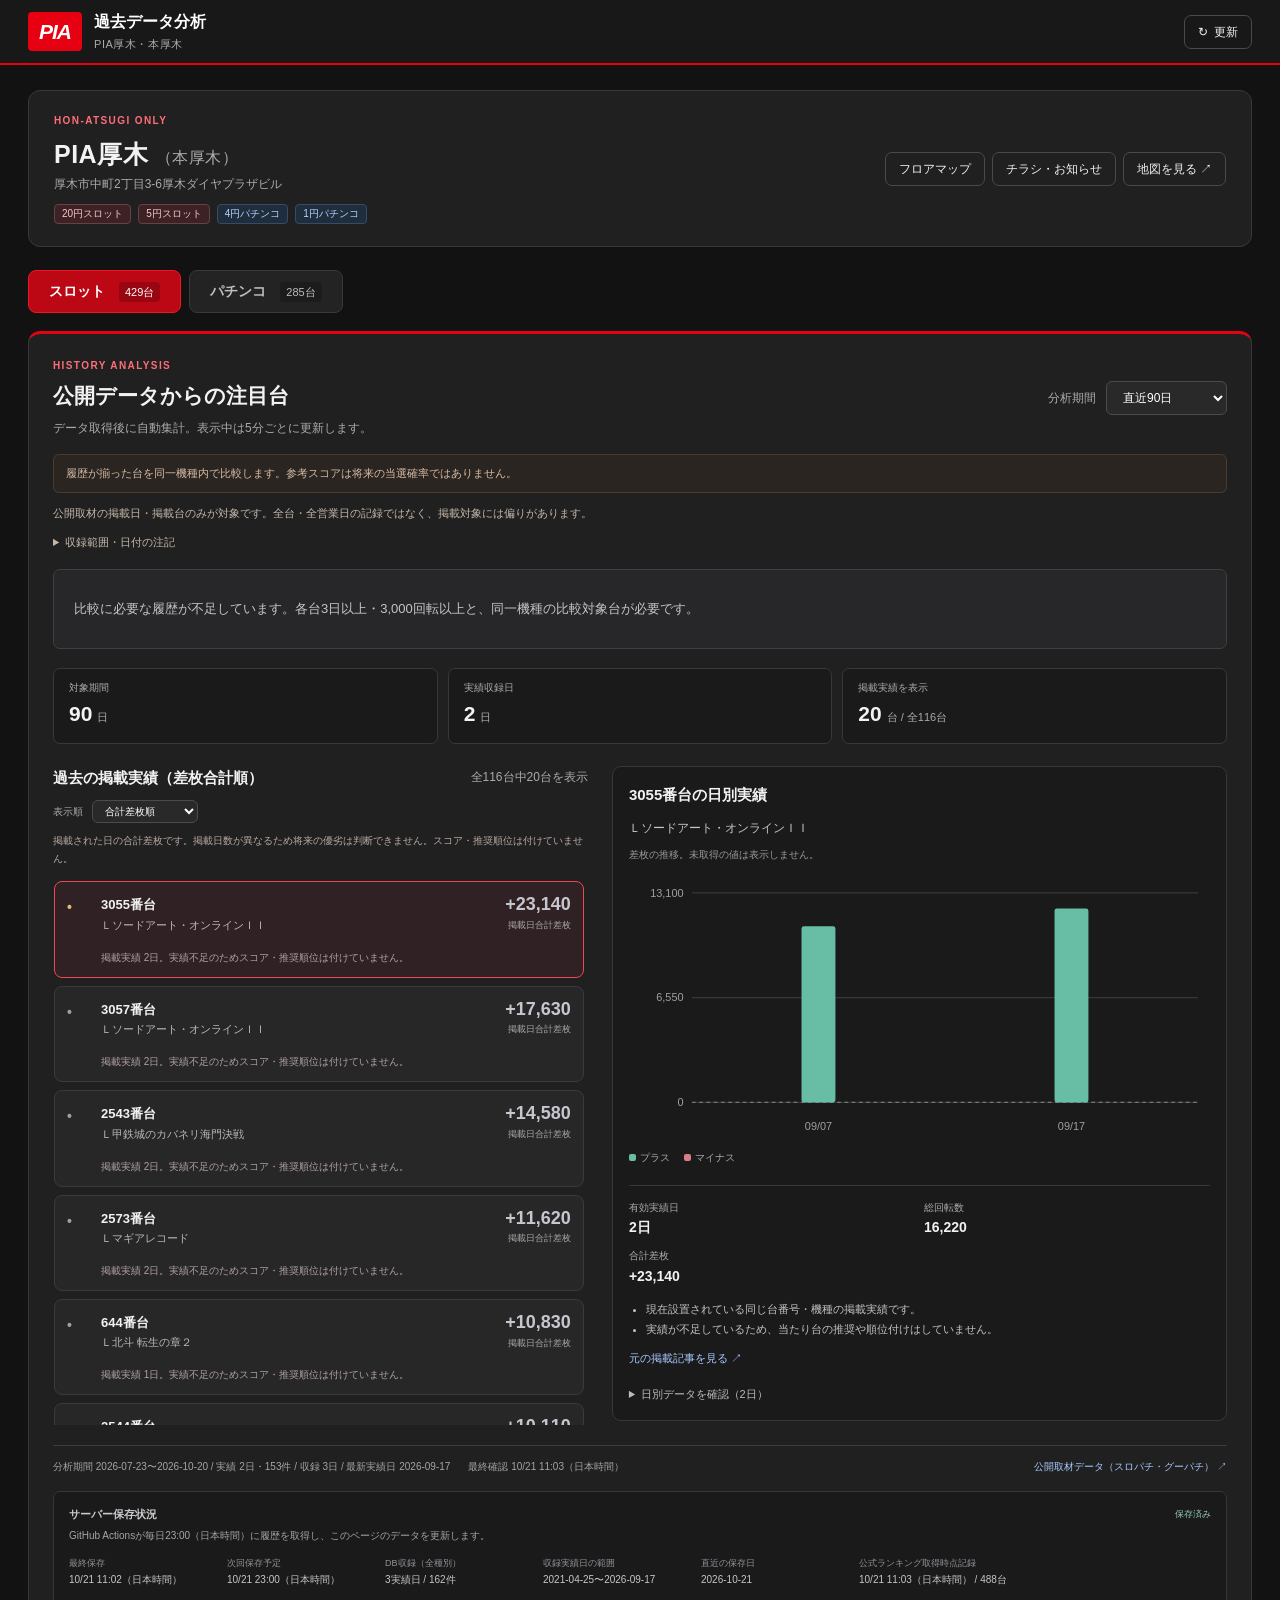
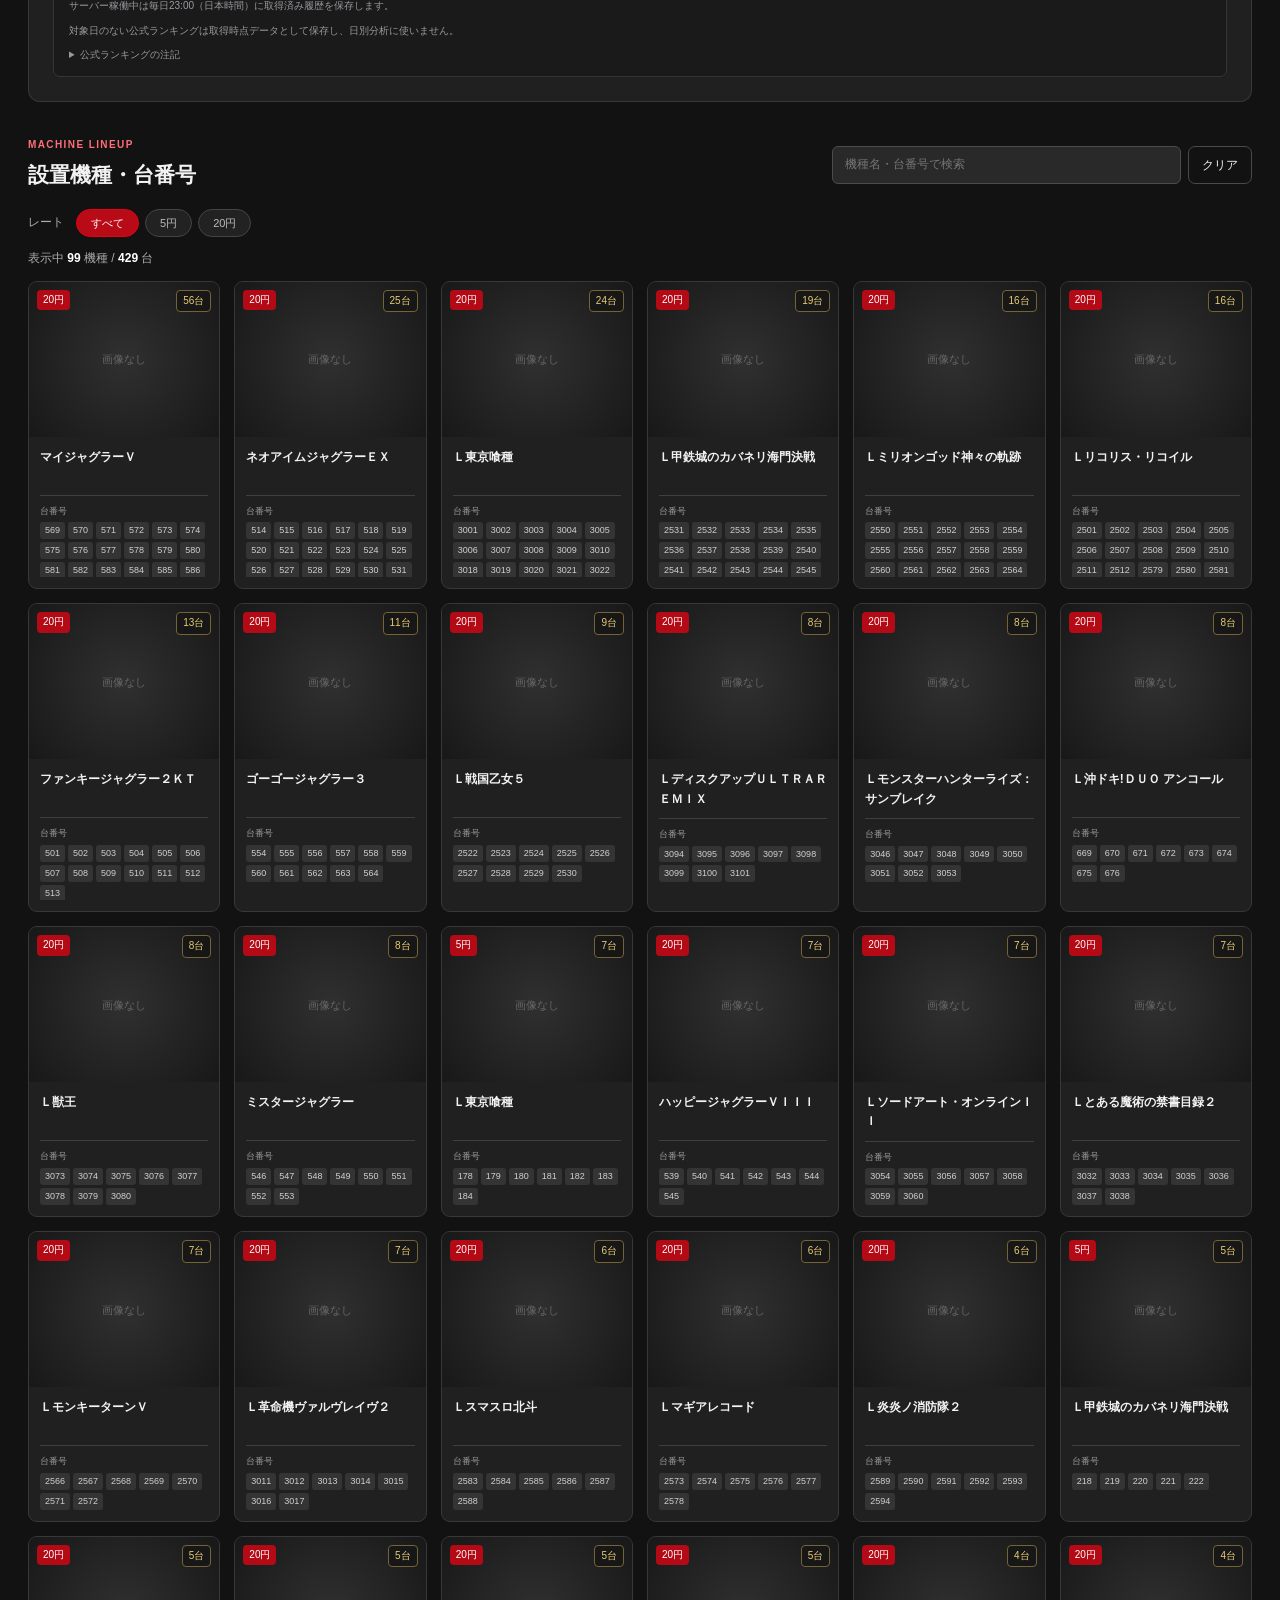
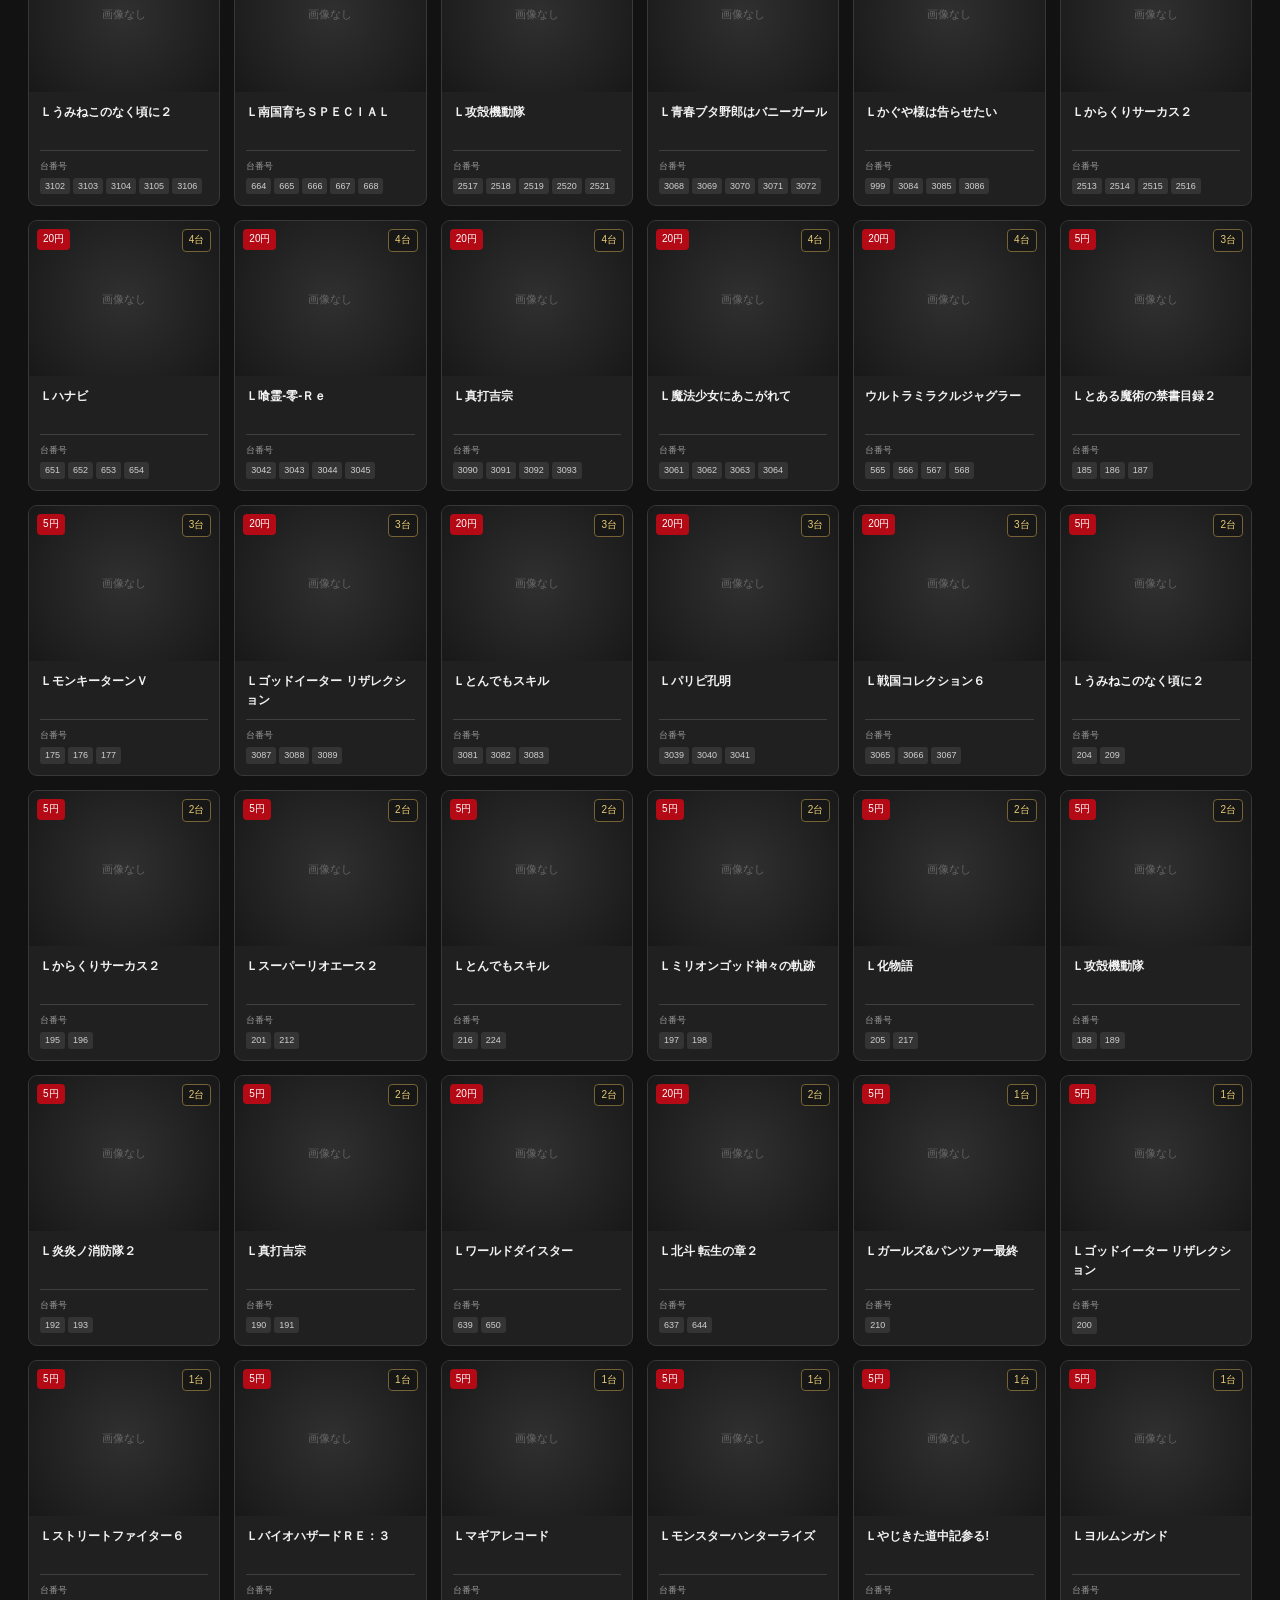
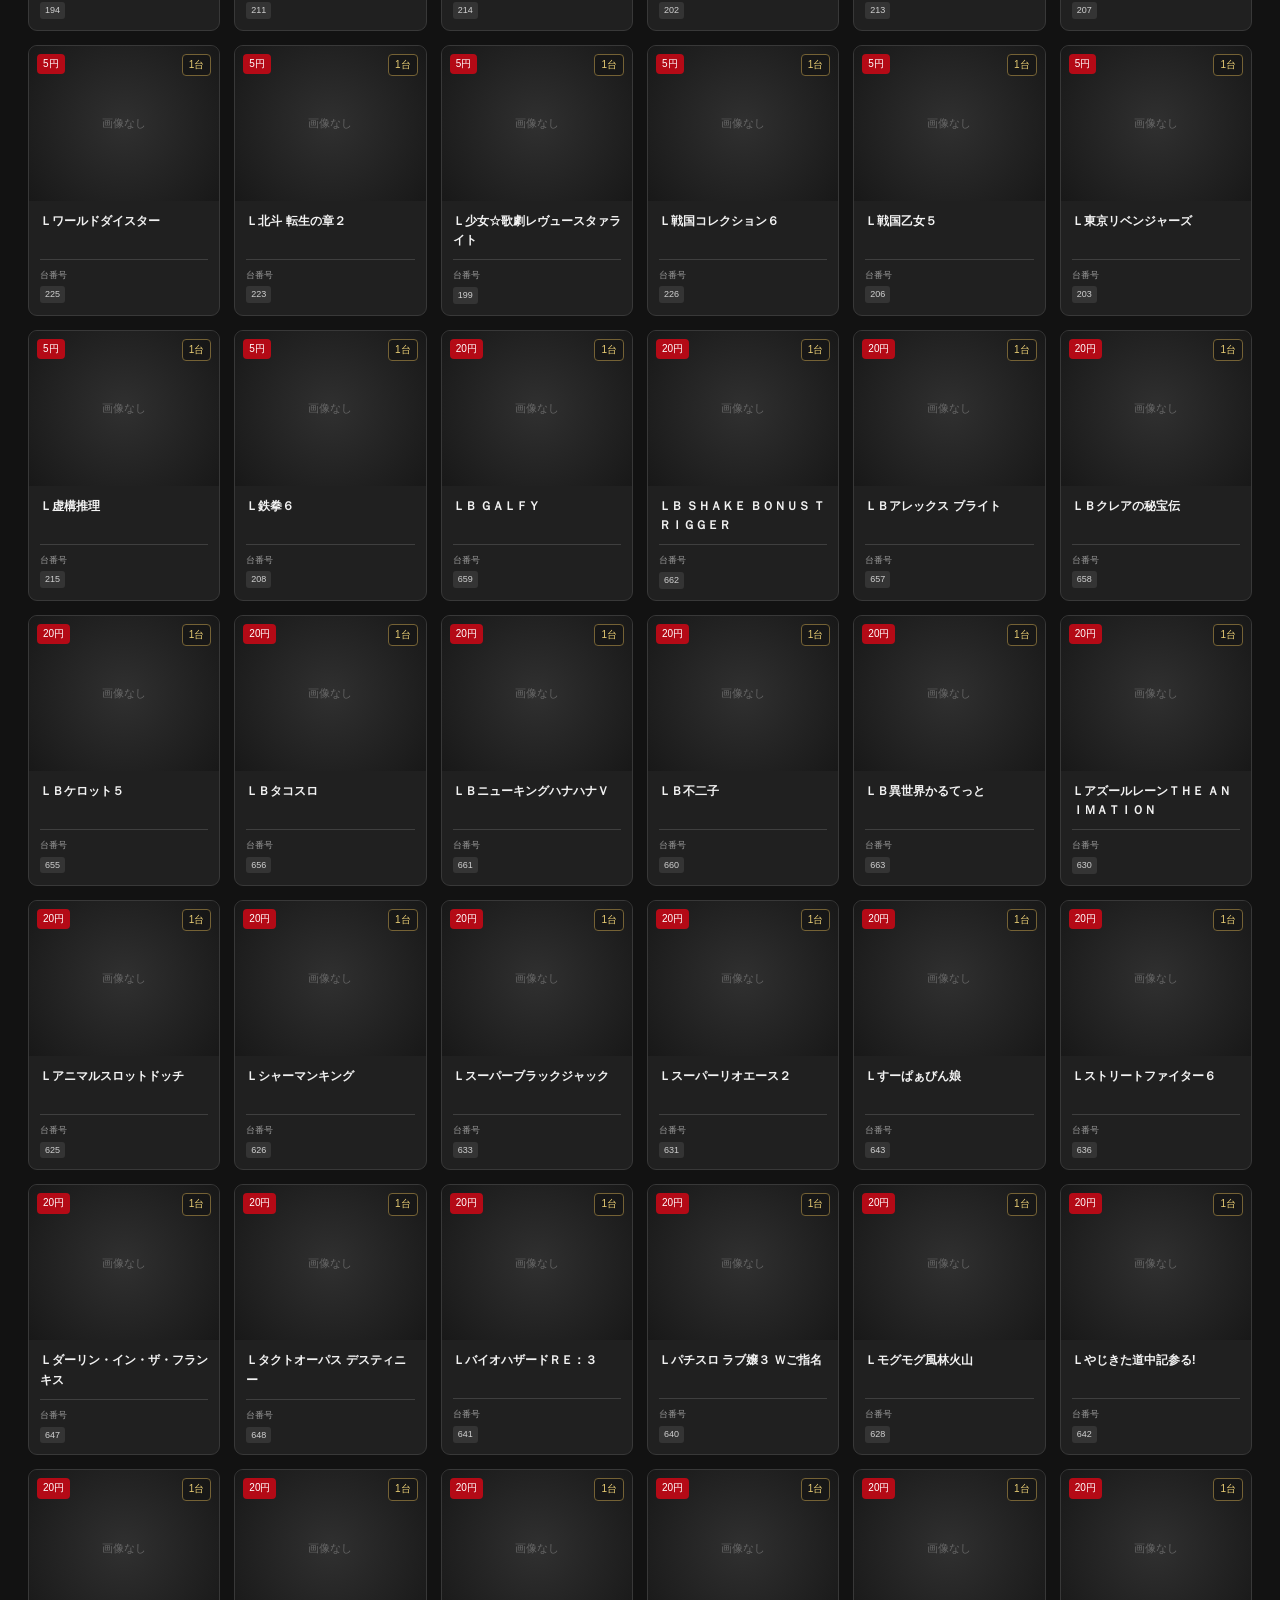
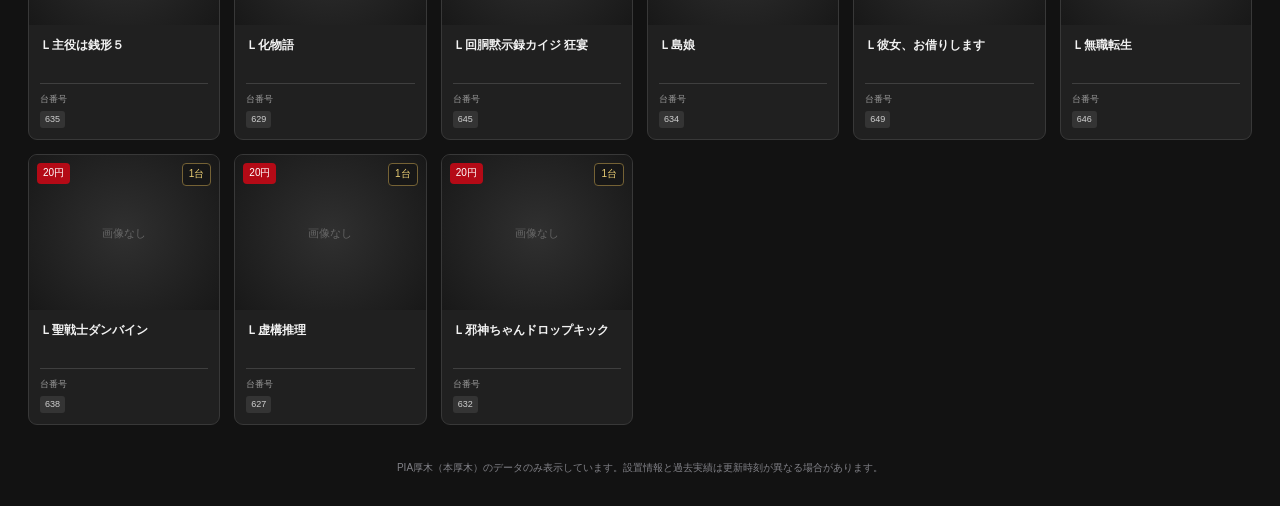
<file: docs/index.html>
<!DOCTYPE html>
<html lang="ja" data-static-site="true">
<head>
  <meta charset="UTF-8">
  <meta name="viewport" content="width=device-width, initial-scale=1.0">
  <meta name="theme-color" content="#171717">
  <title>PIA厚木（本厚木）｜過去データ分析・設置台</title>
  <link rel="stylesheet" href="static/viewer.css">
  <script defer src="static/viewer.js"></script>
</head>
<body>
  <header class="navbar">
    <div class="nav-inner">
      <a class="brand" href="./" aria-label="PIA厚木 ホーム"><span class="pia-logo">PIA</span><span>過去データ分析<span class="brand-sub">PIA厚木・本厚木</span></span></a>
      <button id="refreshButton" class="button button-outline" type="button"><span aria-hidden="true">↻</span> 更新</button>
    </div>
  </header>
  <main class="container">
    <div id="tickerBox" class="ticker-bar" hidden><span class="ticker-label">お知らせ</span><span id="tickerText"></span></div>

    <section class="card store-overview" aria-labelledby="storeName">
      <div>
        <div class="eyebrow">HON-ATSUGI ONLY</div>
        <h1 id="storeName">PIA厚木 <span class="muted">（本厚木）</span></h1>
        <p id="storeAddress" class="muted small">店舗・設置台情報を取得しています…</p>
        <div id="storeBadges" class="badge-list"></div>
      </div>
      <div class="store-actions">
        <button id="btnFloorMap" class="button button-outline" type="button" hidden>フロアマップ</button>
        <button id="btnFlyers" class="button button-outline" type="button" hidden>チラシ・お知らせ</button>
        <a id="btnGoogleMap" class="button button-outline" target="_blank" rel="noopener noreferrer" hidden>地図を見る ↗</a>
      </div>
    </section>

    <div class="type-tabs" role="group" aria-label="分析・設置台の種別">
      <button id="slotTab" class="type-tab active" type="button" data-kind="slot" aria-pressed="true">スロット <span id="slotTotalCount" class="tab-count">—</span></button>
      <button id="pachinkoTab" class="type-tab" type="button" data-kind="pachinko" aria-pressed="false">パチンコ <span id="pachinkoTotalCount" class="tab-count">—</span></button>
    </div>

    <section id="analysisPanel" class="card analysis-panel" aria-labelledby="analysisHeading">
      <div class="section-heading">
        <div><div class="eyebrow">HISTORY ANALYSIS</div><h2 id="analysisHeading">公開データからの注目台</h2><p class="muted small">データ取得後に自動集計。表示中は5分ごとに更新します。</p></div>
        <label class="period-control" for="analysisDays">分析期間<select id="analysisDays"><option value="7">直近7日</option><option value="14">直近14日</option><option value="30">直近30日</option><option value="90" selected>直近90日</option><option value="180">直近180日</option><option value="365">直近365日</option></select></label>
      </div>
      <p class="analysis-caution">履歴が揃った台を同一機種内で比較します。参考スコアは将来の当選確率ではありません。</p>
      <p id="sourceCaution" class="source-caution">公開されている取材レポートの掲載日・掲載台が対象です。毎日の全台実績ではなく、対象には偏りがあります。</p>
      <details id="sourceDetails" class="source-caution" hidden><summary>収録範囲・日付の注記</summary><p id="sourceNotes"></p></details>
      <div id="analysisStatus" class="status-box loading" role="status" aria-live="polite"><span class="spinner" aria-hidden="true"></span><span>過去データを確認しています…</span></div>
      <div id="analysisContent" hidden>
        <div class="analysis-summary" id="analysisSummary"></div>
        <div class="analysis-layout">
          <div class="ranking-block"><div class="block-heading"><h3 id="candidateHeading">過去実績の参考順位</h3><span id="candidateLimit" class="muted small">上位10台</span></div><div id="observationControls" class="observation-controls" hidden><label for="observationSort">表示順<select id="observationSort"><option value="net">合計差枚順</option><option value="unit">台番号順</option></select></label><p id="observationNote">掲載された日の合計差枚です。掲載日数が異なるため将来の優劣は判断できません。</p></div><div id="candidateList" class="candidate-list"></div></div>
          <div class="history-block"><div class="block-heading"><h3 id="historyHeading">日別実績</h3></div><div id="historyChart"></div><div id="candidateEvidence" class="evidence"></div></div>
        </div>
      </div>
      <div id="analysisFooter" class="analysis-footer"><span id="analysisCoverage">収録状況を確認中</span><span id="analysisUpdated"></span><a id="analysisSource" target="_blank" rel="noopener noreferrer" hidden>データ出典 ↗</a></div>
      <section id="collectionPanel" class="collection-panel" aria-labelledby="collectionHeading">
        <div class="collection-heading"><h3 id="collectionHeading">サーバー保存状況</h3><span id="collectionStatus" class="collection-status">確認中</span></div>
        <p id="collectionSchedule" class="collection-schedule">保存スケジュールを確認しています…</p>
        <dl id="collectionFacts" class="collection-facts" hidden></dl>
        <p id="collectionMessage" class="collection-message" hidden></p>
        <p id="officialSnapshotNote" class="collection-message" hidden></p>
        <details id="officialSnapshotDetails" class="collection-details" hidden><summary>公式ランキングの注記</summary><p id="officialSnapshotMessage"></p></details>
      </section>
    </section>

    <section class="machine-section" aria-labelledby="machinesHeading">
      <div class="section-heading machine-heading"><div><div class="eyebrow">MACHINE LINEUP</div><h2 id="machinesHeading">設置機種・台番号</h2></div><div class="search-box"><label class="sr-only" for="searchInput">機種名・台番号で検索</label><input type="search" id="searchInput" placeholder="機種名・台番号で検索"><button id="clearSearch" class="button button-outline" type="button">クリア</button></div></div>
      <div id="storeStatus" class="status-box" role="status" aria-live="polite"><span class="spinner" aria-hidden="true"></span><span>設置台データを読み込んでいます…</span></div>
      <div id="machineControls" hidden><div class="rate-filter"><span class="muted small">レート</span><div id="rateButtons" class="rate-buttons" role="group" aria-label="設置台のレート"></div></div><p class="machine-count small muted">表示中 <strong id="filteredCount">0</strong> 機種 / <strong id="filteredUnits">0</strong> 台</p></div>
      <div id="machineGrid" class="machine-grid"></div>
    </section>
    <footer class="page-footer">PIA厚木（本厚木）のデータのみ表示しています。設置情報と過去実績は更新時刻が異なる場合があります。</footer>
  </main>

  <dialog id="mediaDialog" class="media-dialog" aria-labelledby="dialogTitle"><div class="dialog-heading"><h2 id="dialogTitle"></h2><button id="closeDialog" class="button button-outline" type="button" aria-label="閉じる">閉じる ×</button></div><div id="dialogBody" class="dialog-body"></div></dialog>
</body>
</html>
</file>
<file: docs/static/viewer.css>
:root{color-scheme:dark;--pia-red:#e60012;--bg:#121212;--panel:#202020;--border:#383838;--text:#f2f2f2;--muted:#ababaf;--green:#62c7aa;--blue:#70adff}*{box-sizing:border-box}body{margin:0;background:var(--bg);color:var(--text);font-family:-apple-system,BlinkMacSystemFont,"Segoe UI","Noto Sans JP",Meiryo,sans-serif;font-size:14px;line-height:1.65}button,input,select{font:inherit}button,a,input,select{touch-action:manipulation}button,a{ -webkit-tap-highlight-color:transparent}a{color:#a9c9ff}button{cursor:pointer}button:disabled{cursor:wait;opacity:.6}button:focus-visible,a:focus-visible,input:focus-visible,select:focus-visible{outline:3px solid #ff6b75;outline-offset:3px}[hidden]{display:none!important}h1,h2,h3,p{margin:0}h1{font-size:25px;letter-spacing:.02em}h2{font-size:21px;font-weight:700}h3{font-size:15px}a{text-decoration:none}p+h2{margin-top:8px}.small{font-size:12px}.muted{color:var(--muted)}.navbar{position:sticky;top:0;z-index:10;border-bottom:2px solid var(--pia-red);background:#1a1a1af5;backdrop-filter:blur(12px)}.nav-inner{max-width:1500px;margin:auto;padding:12px 28px;display:flex;align-items:center;justify-content:space-between;gap:12px}.brand{color:white;display:flex;align-items:center;gap:12px;font-weight:700;font-size:16px;line-height:1.3}.pia-logo{background:var(--pia-red);font-size:21px;font-style:italic;font-weight:900;letter-spacing:-1px;padding:6px 11px;border-radius:4px}.brand-sub{display:block;color:var(--muted);font-size:11px;font-weight:400;margin-top:4px;letter-spacing:.05em}.container{max-width:1500px;padding:25px 28px;margin:auto}.button{display:inline-flex;align-items:center;justify-content:center;gap:6px;background:#292929;color:var(--text);border:1px solid #4a4a4a;border-radius:7px;padding:7px 13px;white-space:nowrap;font-size:12px;line-height:1.5}.button:hover{background:#393939;border-color:#777}.button-outline{background:transparent}.card{background:var(--panel);border:1px solid var(--border);border-radius:12px}.store-overview{display:flex;align-items:center;justify-content:space-between;padding:22px 25px;gap:20px}.eyebrow{color:#ff6e78;font-size:10px;font-weight:700;letter-spacing:.14em;margin-bottom:4px}.store-overview h1 .muted{font-size:16px;font-weight:400}.store-actions,.badge-list{display:flex;flex-wrap:wrap;gap:7px}.store-actions{justify-content:flex-end}.badge-list{margin-top:9px}.badge{border:1px solid #684145;background:#3c2225;color:#ffc4c8;border-radius:4px;font-size:10px;padding:1px 7px}.badge.blue{border-color:#354c67;background:#202d3d;color:#b3d5ff}.ticker-bar{background:#2a1619;border-left:3px solid var(--pia-red);padding:10px 14px;border-radius:5px;margin-bottom:16px;color:#e9c8cb;font-size:12px;display:flex;gap:14px}.ticker-label{font-weight:700;white-space:nowrap;color:#ff8b94}.type-tabs{display:flex;gap:8px;margin:23px 0 18px}.type-tab{color:#bdbdc3;background:#232323;border:1px solid #393939;border-radius:8px;padding:9px 20px;font-weight:700;font-size:14px;display:flex;gap:14px;align-items:center}.type-tab.active{color:white;background:#bc0815;border-color:#ee1627}.type-tab:hover{border-color:#e60012}.tab-count{font-size:11px;background:#0003;border-radius:4px;padding:1px 6px;font-weight:500}.analysis-panel{padding:24px;margin-bottom:35px;border-top:3px solid var(--pia-red)}.section-heading{display:flex;justify-content:space-between;align-items:center;gap:20px;margin-bottom:14px}.section-heading p{margin-top:5px}.period-control{display:flex;gap:10px;align-items:center;font-size:12px;color:var(--muted);white-space:nowrap}select,input{border:1px solid #4b4b4b;background:#292929;color:white;border-radius:6px;padding:8px 12px}select{padding-right:30px}.analysis-caution{background:#2a2521;border:1px solid #4a3b2f;color:#d6bca6;padding:9px 12px;border-radius:6px;font-size:11px;margin:16px 0}.status-box{display:flex;align-items:center;gap:10px;padding:18px;border:1px solid #404044;background:#272729;border-radius:7px;color:#c5c5c9;margin:16px 0;font-size:13px}.status-box.empty{padding:28px 20px}.status-box.error{border-color:#81414a;background:#331e23;color:#ffc3ca}.status-box.collecting{border-color:#6e5736;background:#30281e;color:#e8ce9c}.spinner{display:inline-block;flex:none;width:15px;height:15px;border-radius:50%;border:2px solid #666;border-top-color:#ff5663;animation:spin .8s linear infinite}@keyframes spin{to{transform:rotate(360deg)}}.analysis-summary{display:grid;grid-template-columns:repeat(3,1fr);gap:10px;margin:19px 0 22px}.summary-item{border:1px solid var(--border);background:#1a1a1a;padding:11px 15px;border-radius:7px}.summary-label{font-size:10px;color:var(--muted)}.summary-value{font-size:21px;font-weight:700;line-height:1.7}.summary-value span{font-size:11px;font-weight:400;color:var(--muted);margin-left:5px}.analysis-layout{display:grid;grid-template-columns:minmax(290px,1fr) minmax(350px,1.15fr);gap:24px}.block-heading{display:flex;align-items:center;justify-content:space-between;margin-bottom:12px;gap:10px}.candidate-list{display:flex;flex-direction:column;gap:8px;max-height:545px;overflow:auto;padding:1px 4px 3px 1px}.candidate{width:100%;border:1px solid #3b3b3b;border-radius:8px;background:#272727;color:var(--text);text-align:left;padding:12px;display:grid;grid-template-columns:24px 1fr auto;gap:10px;align-items:start}.candidate:hover{background:#303030}.candidate.selected{border-color:#ef4755;background:#302124}.candidate-rank{color:#9f9fa4;font-size:14px;font-weight:700;padding-top:2px}.candidate:first-child .candidate-rank{color:#e6bd6f}.candidate-unit{font-weight:700;font-size:13px}.candidate-model{color:#b8b8bd;font-size:11px;line-height:1.45;margin-top:2px;overflow-wrap:anywhere}.candidate-reason{font-size:10px;color:#b1a1a4;margin-top:6px;line-height:1.5;grid-column:2 / -1}.candidate-score{text-align:right;font-size:22px;font-weight:700;line-height:1.2;color:#ffa2aa}.candidate-score small{display:block;font-size:9px;color:#aaa;font-weight:400;margin-top:4px}.history-block{min-width:0;background:#1a1a1a;border:1px solid #373737;border-radius:9px;padding:16px;height:fit-content}.chart-title{font-size:12px;color:#c5c5cb;margin-bottom:8px}.chart-subtitle{font-size:10px;color:#99999f;margin-bottom:12px}.history-chart{width:100%;height:auto;display:block;overflow:visible}.chart-axis{font-family:inherit;font-size:9px;fill:#9f9fa4}.chart-grid{stroke:#373737;stroke-width:1}.chart-zero{stroke:#777;stroke-width:1;stroke-dasharray:3 3}.chart-legend{display:flex;gap:14px;font-size:10px;margin-top:8px;color:var(--muted)}.legend-dot{display:inline-block;width:7px;height:7px;border-radius:2px;margin-right:4px}.chart-empty{padding:40px 15px;text-align:center;color:var(--muted);font-size:12px}.evidence{margin-top:18px;border-top:1px solid #373737;padding-top:14px}.evidence-stats{display:grid;grid-template-columns:repeat(2,1fr);gap:9px;margin-bottom:12px}.evidence-label{font-size:10px;color:var(--muted)}.evidence-value{font-size:14px;font-weight:600}.evidence-reasons{padding-left:17px;margin:10px 0 0;color:#c3c3c8;font-size:11px;line-height:1.8}.history-table-wrap{margin-top:16px}.history-table-wrap summary{font-size:11px;color:#bbb;cursor:pointer}.table-scroll{overflow:auto;max-height:240px;margin-top:8px}table{width:100%;border-collapse:collapse;white-space:nowrap;font-size:10px}th,td{text-align:right;padding:5px 8px;border-bottom:1px solid #333}th:first-child,td:first-child{text-align:left}th{color:#aaa;font-weight:500}.analysis-footer{margin-top:20px;border-top:1px solid #3c3c3c;padding-top:13px;display:flex;gap:7px 18px;flex-wrap:wrap;align-items:center;font-size:10px;color:#a4a4a9}.analysis-footer a{margin-left:auto}.machine-heading{margin-bottom:16px}.search-box{display:flex;gap:7px;width:min(420px,45%)}.search-box input{width:100%;min-width:0;font-size:12px}.rate-filter{display:flex;align-items:center;gap:12px;margin:0 0 12px}.rate-buttons{display:flex;flex-wrap:wrap;gap:6px}.rate-button{color:#bbb;background:#222;border:1px solid #444;border-radius:20px;font-size:11px;padding:4px 14px}.rate-button.active{color:white;background:#b80a17;border-color:#e60012}.machine-count{margin-bottom:12px}.machine-count strong{color:white;font-weight:600}.machine-grid{display:grid;grid-template-columns:repeat(6,minmax(0,1fr));gap:14px}.machine-card{overflow:hidden;border-radius:9px;transition:transform .15s,border-color .15s}.machine-card:hover{transform:translateY(-3px);border-color:#b61b27}.machine-img-box{height:155px;position:relative;background:radial-gradient(circle,#303030,#181818);display:flex;align-items:center;justify-content:center;overflow:hidden}.machine-img-box img{width:100%;height:100%;object-fit:contain;padding:10px}.machine-placeholder{font-size:11px;color:#666}.machine-badge-rate,.machine-badge-count{position:absolute;top:8px;padding:2px 6px;border-radius:4px;font-size:10px;z-index:1}.machine-badge-rate{left:8px;background:#b40a16;color:white}.machine-badge-rate.blue{background:#245d99}.machine-badge-count{right:8px;color:#e9cd74;background:#161616df;border:1px solid #756235}.machine-body{padding:11px}.machine-title{font-size:12px;line-height:1.6;min-height:38px;display:-webkit-box;-webkit-line-clamp:2;-webkit-box-orient:vertical;overflow:hidden}.unit-list{border-top:1px solid #3f3f3f;margin-top:9px;padding-top:8px}.unit-label{font-size:9px;color:#999;margin-bottom:4px}.unit-tags{max-height:55px;overflow:auto;display:flex;flex-wrap:wrap;gap:3px}.unit-tag{font-size:9px;color:#d0d0d0;border-radius:3px;background:#343434;padding:1px 5px}.grid-empty{grid-column:1/-1;text-align:center;padding:45px 15px;color:var(--muted);border:1px dashed #444;border-radius:8px}.page-footer{font-size:10px;color:#828288;text-align:center;padding:35px 0 5px}.media-dialog{width:min(1100px,94vw);max-height:90vh;padding:0;background:#222;color:white;border:1px solid #555;border-radius:12px}.media-dialog::backdrop{background:#000c}.dialog-heading{position:sticky;top:0;background:#222;padding:15px 20px;border-bottom:1px solid #444;display:flex;justify-content:space-between;align-items:center;gap:20px;z-index:1}.dialog-heading h2{font-size:16px}.dialog-body{padding:18px;text-align:center}.dialog-body img{display:block;width:auto;max-width:100%;height:auto;margin:0 auto 18px;border-radius:5px}.news-item{border-bottom:1px solid #444;padding:14px 0;text-align:left}.news-item h3{margin-bottom:7px}.news-item p{white-space:pre-line;font-size:12px;color:#ccc}.sr-only{position:absolute;width:1px;height:1px;padding:0;overflow:hidden;clip:rect(0,0,0,0);white-space:nowrap;border:0}@media(min-width:1600px){.machine-img-box{height:175px}}@media(max-width:1250px){.machine-grid{grid-template-columns:repeat(5,minmax(0,1fr))}}@media(max-width:1050px){.machine-grid{grid-template-columns:repeat(4,minmax(0,1fr))}.analysis-layout{grid-template-columns:1fr 1.1fr;gap:16px}.store-overview{align-items:flex-start}.store-actions{max-width:220px}.analysis-panel{padding:20px}.candidate{padding:10px;gap:7px;grid-template-columns:19px 1fr auto}}@media(max-width:800px){.nav-inner{padding:10px 18px}.container{padding:18px}.analysis-layout{grid-template-columns:1fr}.candidate-list{max-height:340px}.analysis-summary{margin:15px 0}.analysis-footer a{margin-left:0}.machine-grid{grid-template-columns:repeat(3,minmax(0,1fr))}.store-overview{padding:18px}.store-actions{max-width:160px;gap:6px}.store-actions .button{font-size:10px;padding:6px 9px}.section-heading{align-items:flex-start}h2{font-size:19px}.period-control{flex-direction:column;align-items:flex-start;gap:4px}.period-control select{font-size:11px;padding:6px 9px}.machine-heading{align-items:center}.search-box{width:50%}.machine-img-box{height:145px}.type-tabs{margin:18px 0 15px}}@media(max-width:520px){.container{padding:13px}.nav-inner{padding:10px 13px}.brand{font-size:13px;gap:8px}.pia-logo{font-size:19px;padding:6px 9px}.brand-sub{font-size:9px}.store-overview{display:block;padding:16px}.store-overview h1{font-size:22px}.store-overview h1 .muted{font-size:13px}.store-actions{max-width:none;justify-content:flex-start;margin-top:13px}.analysis-panel{padding:16px}.type-tabs{gap:7px}.type-tab{padding:8px 14px;font-size:13px;gap:9px}.section-heading{gap:9px}.section-heading h2{font-size:17px}.section-heading p{font-size:10px;max-width:230px}.period-control{font-size:10px}.analysis-caution{font-size:10px;padding:8px 10px}.summary-item{padding:8px 10px}.summary-value{font-size:18px}.summary-label{font-size:9px}.analysis-summary{gap:7px}.history-block{padding:13px}.machine-heading{display:block}.search-box{width:100%;margin-top:12px}.machine-grid{grid-template-columns:repeat(2,minmax(0,1fr));gap:10px}.machine-img-box{height:145px}.machine-title{font-size:11px}.ticker-bar{display:block;font-size:11px}.ticker-label{margin-right:10px}.analysis-footer{font-size:9px}.status-box{font-size:12px;padding:15px}.page-footer{padding-top:26px;font-size:9px}}@media(prefers-reduced-motion:reduce){*,*::before,*::after{animation:none!important;transition:none!important}.spinner{border-top-color:#ff5663}}

.source-caution{color:#c4b6a8;font-size:11px;line-height:1.8;margin:-5px 0 15px}.observation-days{color:#c6c6cf;font-size:19px}.report-link{display:inline-block;font-size:11px;margin-top:10px}

.ranking-block>.block-heading{flex-wrap:wrap;gap:5px 10px}.observation-controls{margin:-2px 0 12px}.observation-controls label{display:flex;gap:9px;align-items:center;color:#aaa;font-size:10px}.observation-controls select{padding:4px 26px 4px 8px;font-size:10px}.observation-controls p{color:#b9aaa1;font-size:10px;line-height:1.8;margin-top:9px}.observation-days{font-size:18px;white-space:nowrap}.summary-value span{display:inline-block}

.collection-panel{margin-top:15px;padding:13px 15px;background:#1a1a1a;border:1px solid #353535;border-radius:7px}.collection-heading{display:flex;align-items:center;justify-content:space-between;gap:12px}.collection-heading h3{font-size:11px;font-weight:600;color:#c9c9ce}.collection-status{font-size:9px;color:#95cdb7}.collection-schedule{font-size:10px;color:#a4a4ab;margin-top:5px}.collection-facts{display:flex;gap:10px 28px;flex-wrap:wrap;margin:11px 0 0}.collection-facts>div{min-width:130px}.collection-facts dt{font-size:9px;color:#92929a}.collection-facts dd{font-size:10px;color:#c6c6cc;margin:2px 0 0;overflow-wrap:anywhere}.collection-message{font-size:10px;color:#99999f;margin-top:9px}.collection-error .collection-status{color:#ffb0b9}.collection-error .collection-message{color:#ddb7ad}@media(max-width:520px){.collection-panel{padding:11px}.collection-facts{display:grid;grid-template-columns:1fr 1fr;gap:10px 14px}.collection-facts>div{min-width:0}.collection-schedule{font-size:9px}.collection-facts dd{font-size:9px}.collection-facts dt{font-size:8px}}

.collection-details{font-size:10px;color:#99999f;margin-top:7px}.collection-details summary{cursor:pointer;width:fit-content}.collection-details p{margin-top:6px;line-height:1.8;color:#b7b7bd}
</file>
